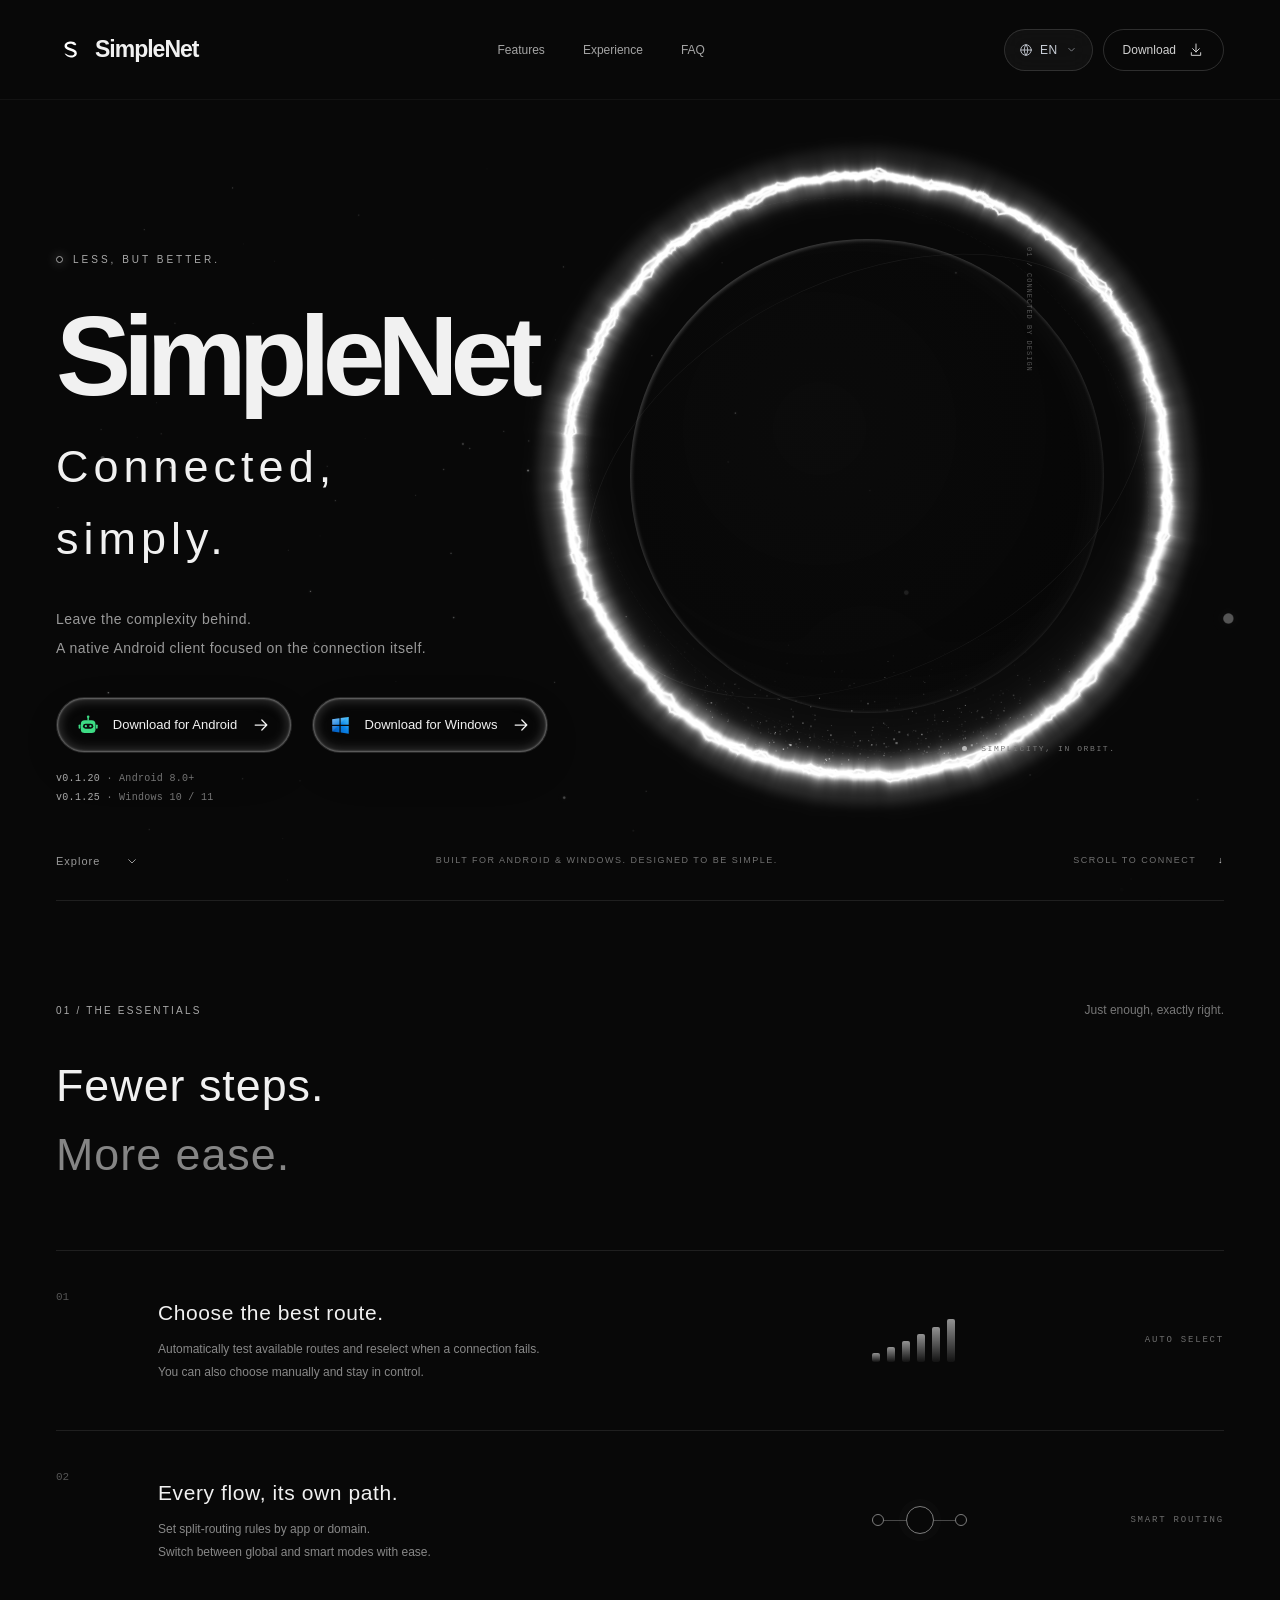
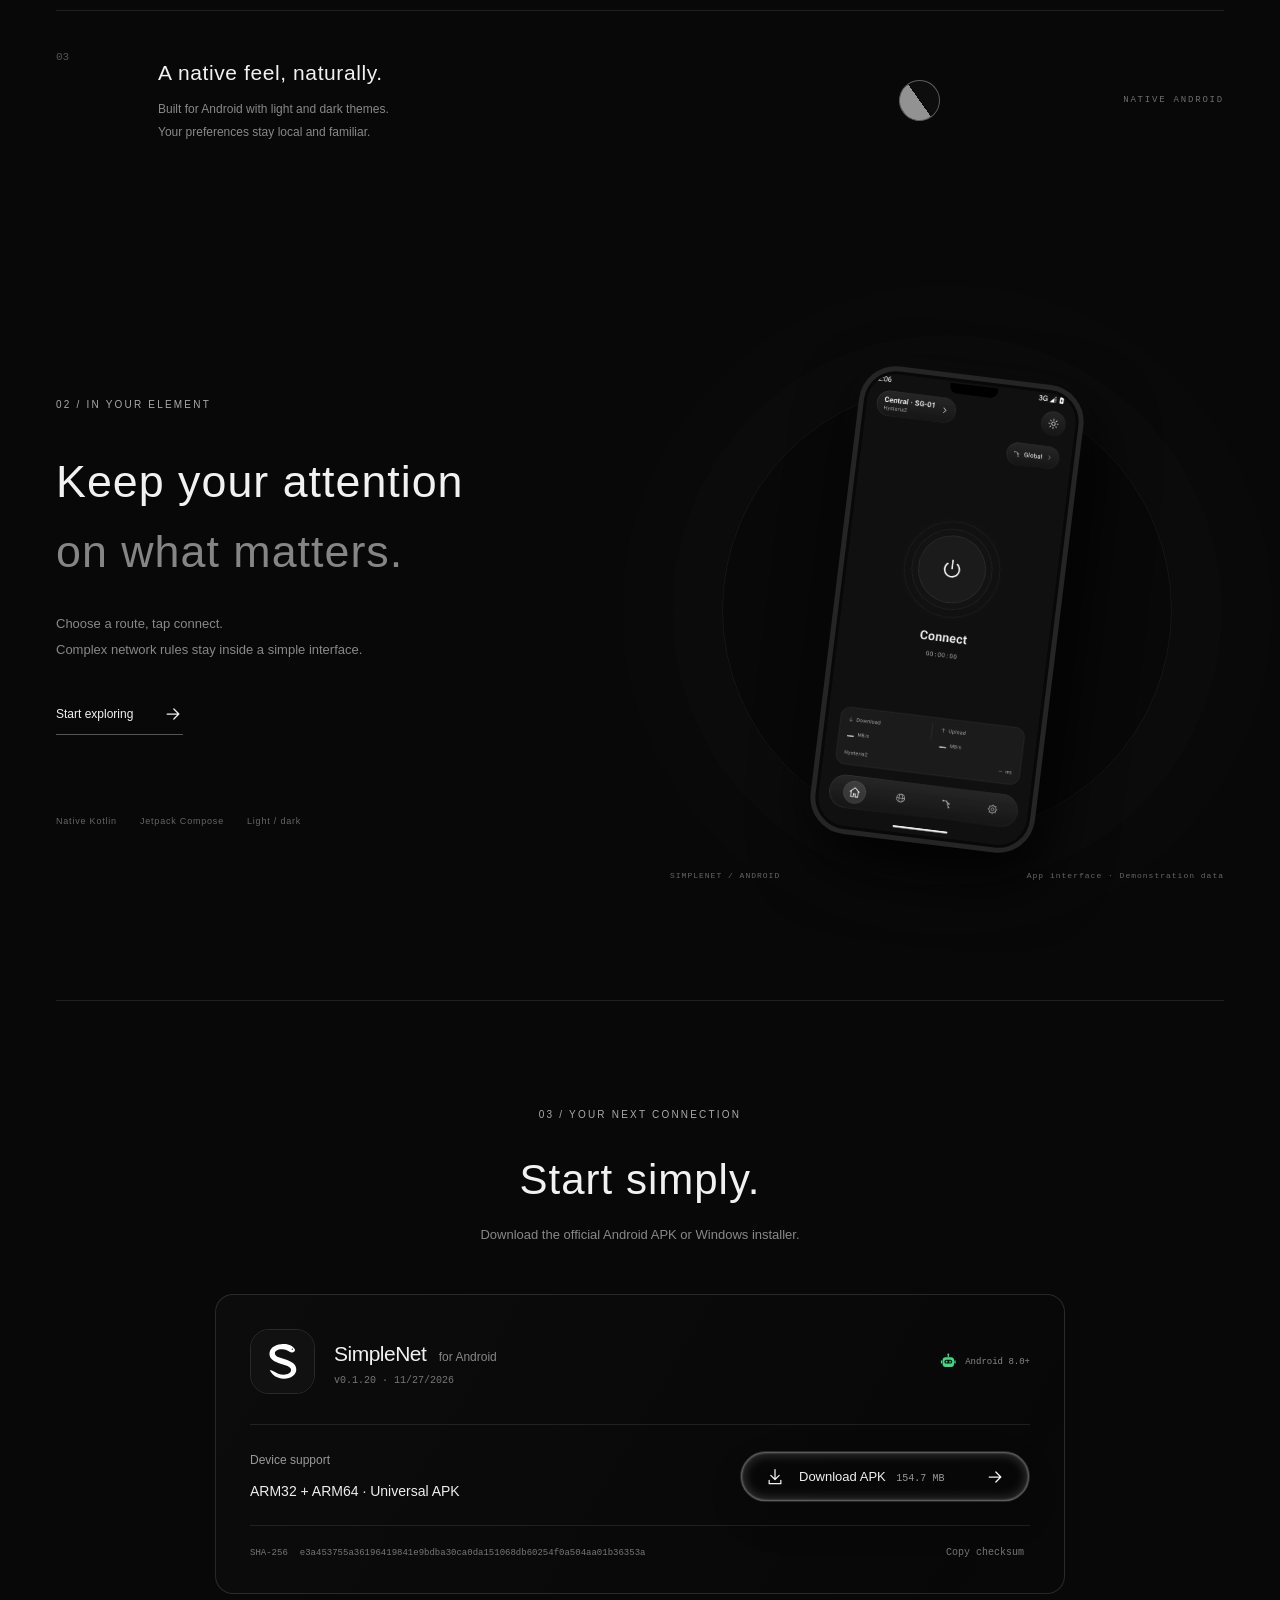
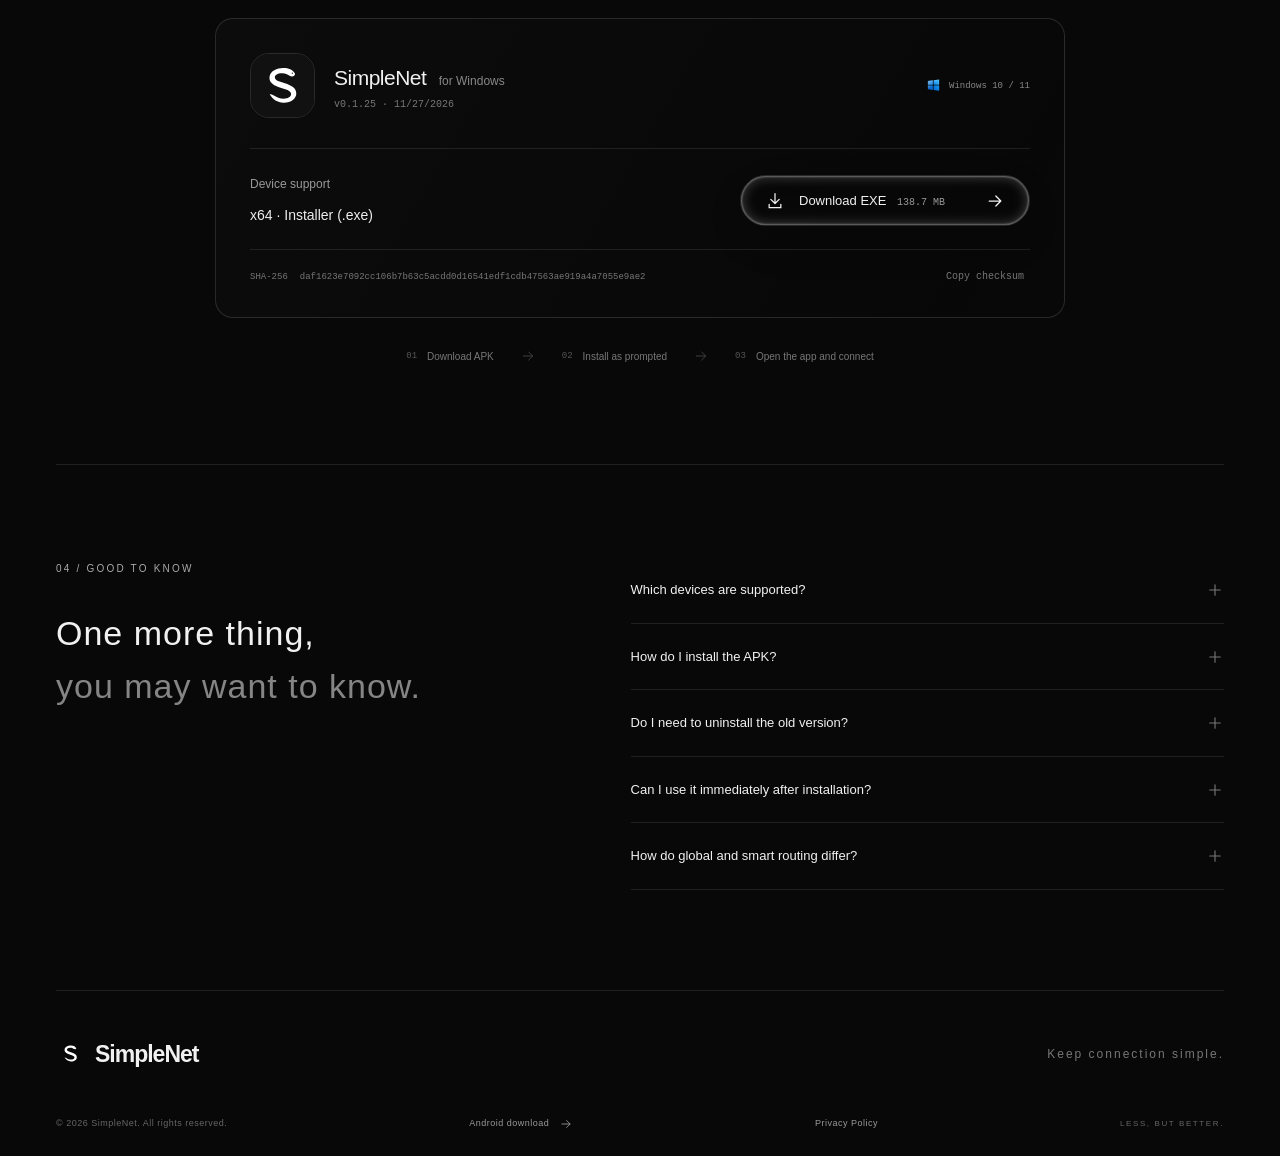
<file: site/index.html>
<!doctype html>
<html lang="en">
  <head>
    <meta charset="UTF-8" />
    <meta name="viewport" content="width=device-width, initial-scale=1.0" />
    <meta name="theme-color" content="#080808" />
    <meta name="description" content="SimpleNet, a native Android network client. Automatically choose routes, split traffic by app or domain, and download the official APK." />
    <link rel="icon" type="image/svg+xml" href="./simplenet-logo-dark.svg" />
    <title>SimpleNet — Connected, simply.</title>
    <script type="module" crossorigin src="./assets/index-CiJMjm-e.js"></script>
    <link rel="stylesheet" crossorigin href="./assets/index-1MTSD_OI.css">
  </head>
  <body>
    <div id="root"></div>
  </body>
</html>
</file>
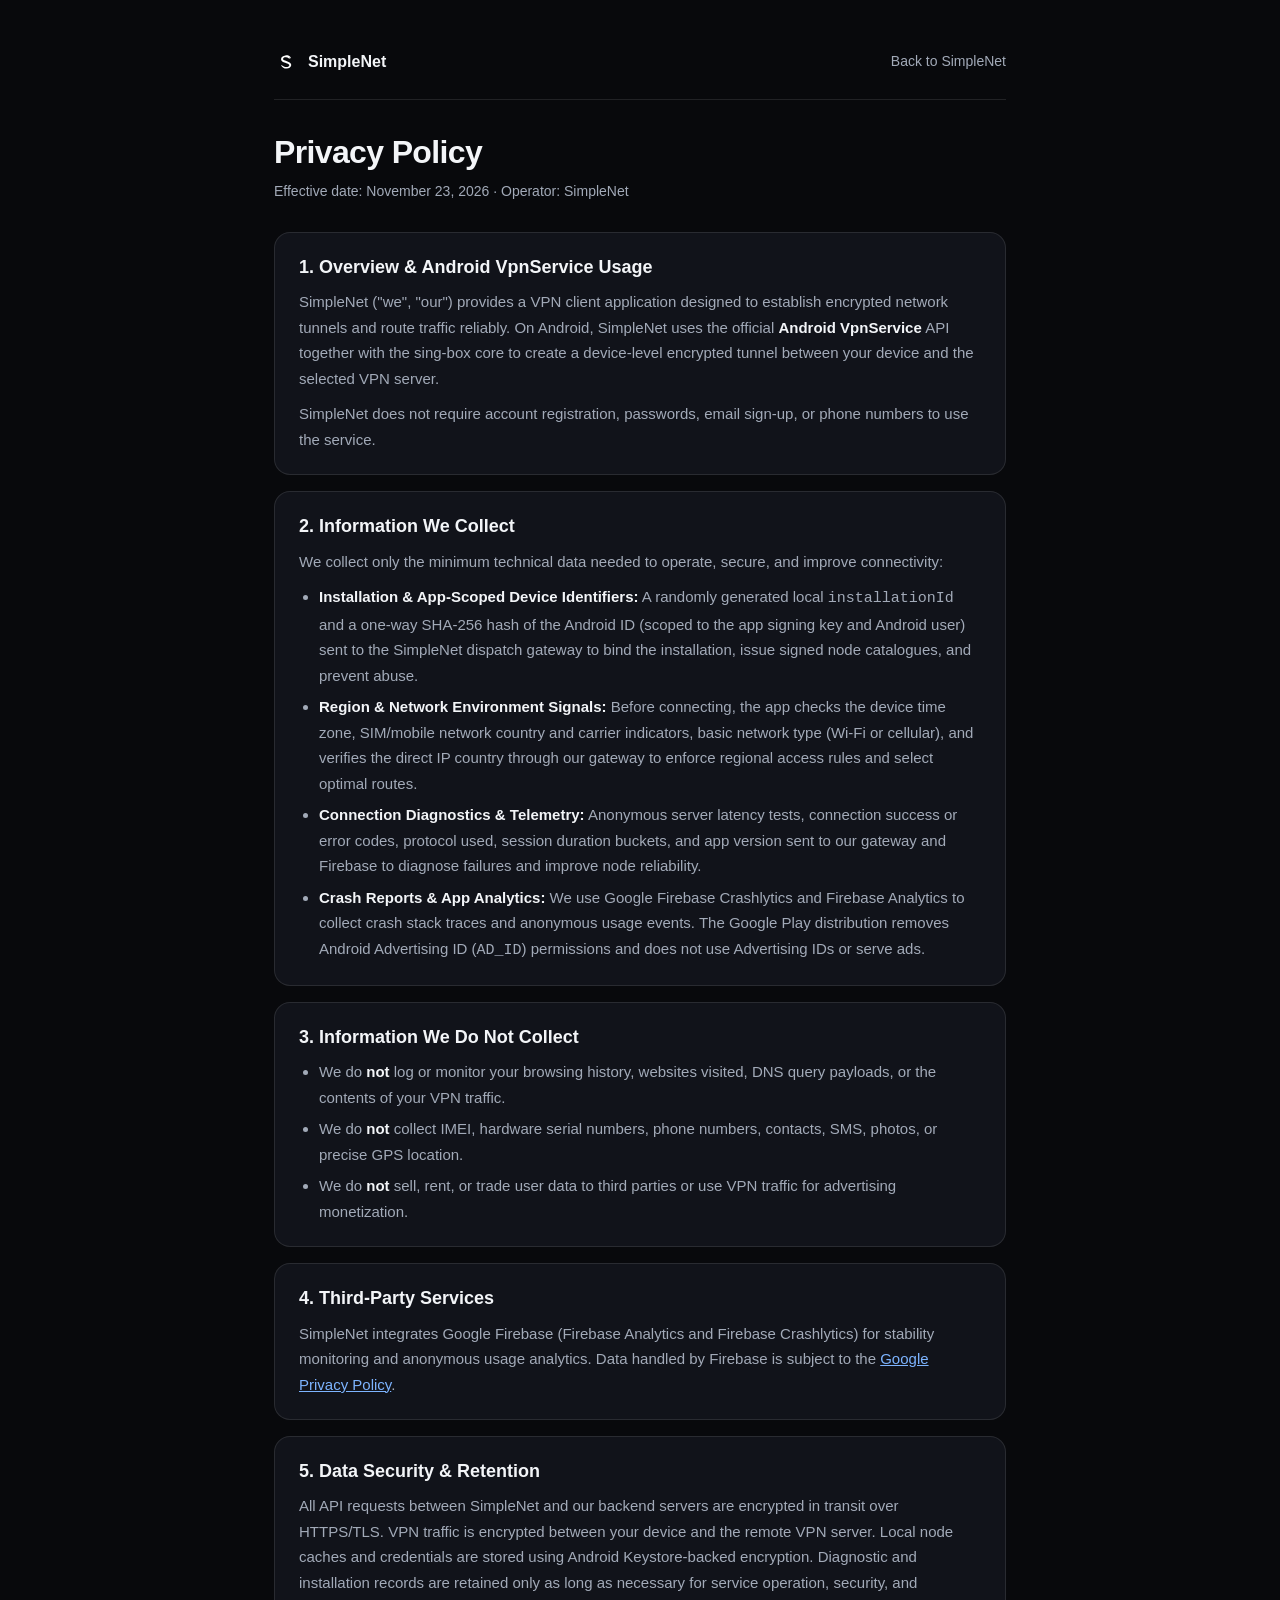
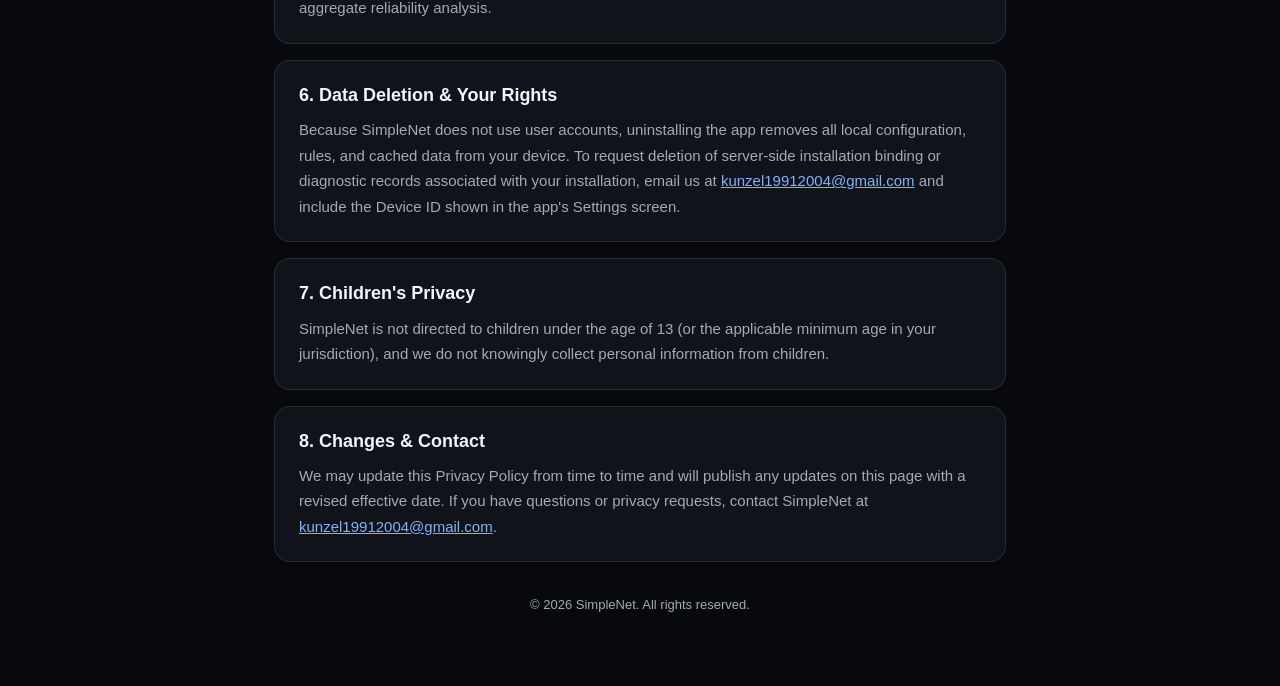
<file: site/privacy.html>
<!doctype html>
<html lang="en">
<head>
  <meta charset="utf-8" />
  <meta name="viewport" content="width=device-width, initial-scale=1" />
  <title>Privacy Policy · SimpleNet</title>
  <meta name="description" content="Privacy Policy for SimpleNet VPN applications." />
  <link rel="icon" type="image/svg+xml" href="./simplenet-symbol-white.svg" />
  <style>
    :root {
      color-scheme: dark;
      --bg: #08090c;
      --surface: #11131a;
      --border: rgba(255, 255, 255, 0.1);
      --ink: #f3f5f8;
      --muted: #a2aab8;
      --accent: #7db4ff;
    }
    * { box-sizing: border-box; }
    body {
      margin: 0;
      font-family: -apple-system, BlinkMacSystemFont, "Segoe UI", Roboto, "Helvetica Neue", Arial, sans-serif;
      background: var(--bg);
      color: var(--ink);
      line-height: 1.7;
      -webkit-font-smoothing: antialiased;
    }
    .wrap {
      max-width: 780px;
      margin: 0 auto;
      padding: 48px 24px 72px;
    }
    header {
      display: flex;
      align-items: center;
      justify-content: space-between;
      gap: 16px;
      padding-bottom: 24px;
      border-bottom: 1px solid var(--border);
      margin-bottom: 32px;
    }
    .brand {
      display: inline-flex;
      align-items: center;
      gap: 10px;
      color: var(--ink);
      text-decoration: none;
      font-weight: 600;
      font-size: 16px;
    }
    .brand img { width: 24px; height: 24px; }
    .back {
      color: var(--muted);
      text-decoration: none;
      font-size: 14px;
    }
    .back:hover { color: var(--ink); }
    h1 {
      margin: 0 0 8px;
      font-size: 32px;
      line-height: 1.25;
      letter-spacing: -0.02em;
    }
    .updated {
      margin: 0 0 28px;
      color: var(--muted);
      font-size: 14px;
    }
    section {
      background: var(--surface);
      border: 1px solid var(--border);
      border-radius: 16px;
      padding: 22px 24px;
      margin-bottom: 16px;
    }
    h2 {
      margin: 0 0 10px;
      font-size: 18px;
      line-height: 1.35;
    }
    p { margin: 0 0 10px; color: var(--muted); font-size: 15px; }
    p:last-child { margin-bottom: 0; }
    ul {
      margin: 8px 0 0;
      padding-left: 20px;
      color: var(--muted);
      font-size: 15px;
    }
    li { margin-bottom: 6px; }
    li:last-child { margin-bottom: 0; }
    strong { color: var(--ink); font-weight: 600; }
    a { color: var(--accent); }
    footer {
      margin-top: 32px;
      color: var(--muted);
      font-size: 13px;
      text-align: center;
    }
  </style>
</head>
<body>
  <div class="wrap">
    <header>
      <a class="brand" href="./">
        <img src="./simplenet-symbol-white.svg" alt="SimpleNet" />
        <span>SimpleNet</span>
      </a>
      <a class="back" href="./">Back to SimpleNet</a>
    </header>

    <h1>Privacy Policy</h1>
    <p class="updated">Effective date: November 23, 2026 · Operator: SimpleNet</p>

    <section>
      <h2>1. Overview &amp; Android VpnService Usage</h2>
      <p>
        SimpleNet ("we", "our") provides a VPN client application designed to establish encrypted network tunnels and
        route traffic reliably. On Android, SimpleNet uses the official <strong>Android VpnService</strong> API together
        with the sing-box core to create a device-level encrypted tunnel between your device and the selected VPN server.
      </p>
      <p>
        SimpleNet does not require account registration, passwords, email sign-up, or phone numbers to use the service.
      </p>
    </section>

    <section>
      <h2>2. Information We Collect</h2>
      <p>We collect only the minimum technical data needed to operate, secure, and improve connectivity:</p>
      <ul>
        <li>
          <strong>Installation &amp; App-Scoped Device Identifiers:</strong> A randomly generated local
          <code>installationId</code> and a one-way SHA-256 hash of the Android ID (scoped to the app signing key and
          Android user) sent to the SimpleNet dispatch gateway to bind the installation, issue signed node catalogues,
          and prevent abuse.
        </li>
        <li>
          <strong>Region &amp; Network Environment Signals:</strong> Before connecting, the app checks the device time
          zone, SIM/mobile network country and carrier indicators, basic network type (Wi-Fi or cellular), and verifies
          the direct IP country through our gateway to enforce regional access rules and select optimal routes.
        </li>
        <li>
          <strong>Connection Diagnostics &amp; Telemetry:</strong> Anonymous server latency tests, connection success or
          error codes, protocol used, session duration buckets, and app version sent to our gateway and Firebase to
          diagnose failures and improve node reliability.
        </li>
        <li>
          <strong>Crash Reports &amp; App Analytics:</strong> We use Google Firebase Crashlytics and Firebase Analytics
          to collect crash stack traces and anonymous usage events. The Google Play distribution removes Android
          Advertising ID (<code>AD_ID</code>) permissions and does not use Advertising IDs or serve ads.
        </li>
      </ul>
    </section>

    <section>
      <h2>3. Information We Do Not Collect</h2>
      <ul>
        <li>We do <strong>not</strong> log or monitor your browsing history, websites visited, DNS query payloads, or the contents of your VPN traffic.</li>
        <li>We do <strong>not</strong> collect IMEI, hardware serial numbers, phone numbers, contacts, SMS, photos, or precise GPS location.</li>
        <li>We do <strong>not</strong> sell, rent, or trade user data to third parties or use VPN traffic for advertising monetization.</li>
      </ul>
    </section>

    <section>
      <h2>4. Third-Party Services</h2>
      <p>
        SimpleNet integrates Google Firebase (Firebase Analytics and Firebase Crashlytics) for stability monitoring and
        anonymous usage analytics. Data handled by Firebase is subject to the
        <a href="https://policies.google.com/privacy" target="_blank" rel="noopener noreferrer">Google Privacy Policy</a>.
      </p>
    </section>

    <section>
      <h2>5. Data Security &amp; Retention</h2>
      <p>
        All API requests between SimpleNet and our backend servers are encrypted in transit over HTTPS/TLS. VPN traffic
        is encrypted between your device and the remote VPN server. Local node caches and credentials are stored using
        Android Keystore-backed encryption. Diagnostic and installation records are retained only as long as necessary
        for service operation, security, and aggregate reliability analysis.
      </p>
    </section>

    <section>
      <h2>6. Data Deletion &amp; Your Rights</h2>
      <p>
        Because SimpleNet does not use user accounts, uninstalling the app removes all local configuration, rules, and
        cached data from your device. To request deletion of server-side installation binding or diagnostic records
        associated with your installation, email us at
        <a href="mailto:kunzel19912004@gmail.com">kunzel19912004@gmail.com</a> and include the Device ID shown in the
        app's Settings screen.
      </p>
    </section>

    <section>
      <h2>7. Children's Privacy</h2>
      <p>
        SimpleNet is not directed to children under the age of 13 (or the applicable minimum age in your jurisdiction),
        and we do not knowingly collect personal information from children.
      </p>
    </section>

    <section>
      <h2>8. Changes &amp; Contact</h2>
      <p>
        We may update this Privacy Policy from time to time and will publish any updates on this page with a revised
        effective date. If you have questions or privacy requests, contact SimpleNet at
        <a href="mailto:kunzel19912004@gmail.com">kunzel19912004@gmail.com</a>.
      </p>
    </section>

    <footer>© 2026 SimpleNet. All rights reserved.</footer>
  </div>
</body>
</html>
</file>
<file: site/assets/index-1MTSD_OI.css>
.particles-container{position:relative;width:100%;height:100%;overflow:hidden}.particles-canvas{position:absolute;inset:0;display:block;width:100%;height:100%}.glass-surface{position:relative;display:flex;align-items:center;justify-content:center;overflow:hidden;transition:opacity .26s ease-out}.glass-surface__filter{width:100%;height:100%;pointer-events:none;position:absolute;inset:0;opacity:0;z-index:-1}.glass-surface__content{width:100%;height:100%;display:flex;align-items:center;justify-content:center;padding:.5rem;border-radius:inherit;position:relative;z-index:1}.glass-surface--svg{background:light-dark(hsl(0 0% 100% / var(--glass-frost, 0)),hsl(0 0% 0% / var(--glass-frost, 0)));backdrop-filter:var(--filter-id, url(#glass-filter)) saturate(var(--glass-saturation, 1));box-shadow:0 0 2px 1px light-dark(color-mix(in oklch,black,transparent 85%),color-mix(in oklch,white,transparent 65%)) inset,0 0 10px 4px light-dark(color-mix(in oklch,black,transparent 90%),color-mix(in oklch,white,transparent 85%)) inset,0 4px 16px #11111a0d,0 8px 24px #11111a0d,0 16px 56px #11111a0d,0 4px 16px #11111a0d inset,0 8px 24px #11111a0d inset,0 16px 56px #11111a0d inset}.glass-surface--webgl{box-shadow:0 4px 16px #11111a0d,0 8px 24px #11111a0d,0 16px 56px #11111a0d}.glass-surface__canvas,.glass-surface__frame{position:absolute;inset:0;width:100%;height:100%;border-radius:inherit;pointer-events:none}.glass-surface__frame{background:light-dark(hsl(0 0% 100% / var(--glass-frost, 0)),hsl(0 0% 0% / var(--glass-frost, 0)));box-shadow:0 0 2px 1px light-dark(color-mix(in oklch,black,transparent 85%),color-mix(in oklch,white,transparent 65%)) inset,0 0 10px 4px light-dark(color-mix(in oklch,black,transparent 90%),color-mix(in oklch,white,transparent 85%)) inset,0 4px 16px #11111a0d inset,0 8px 24px #11111a0d inset,0 16px 56px #11111a0d inset}.glass-surface--fallback{background:light-dark(hsl(0 0% 100% / calc(.12 + var(--glass-frost, 0) * .5)),hsl(0 0% 100% / calc(.04 + var(--glass-frost, 0) * .3)));-webkit-backdrop-filter:blur(12px) saturate(calc(var(--glass-saturation, 1) * 1.4)) brightness(1.04);backdrop-filter:blur(12px) saturate(calc(var(--glass-saturation, 1) * 1.4)) brightness(1.04);box-shadow:inset 0 1px 0 0 light-dark(hsl(0 0% 100% / .85),hsl(0 0% 100% / .3)),inset 0 -1px 0 0 light-dark(hsl(0 0% 100% / .35),hsl(0 0% 100% / .08)),0 0 2px 1px light-dark(color-mix(in oklch,black,transparent 88%),color-mix(in oklch,white,transparent 72%)) inset,0 0 12px 3px light-dark(color-mix(in oklch,white,transparent 72%),color-mix(in oklch,white,transparent 90%)) inset,0 4px 16px #11111a0f,0 8px 24px #11111a0f,0 16px 56px #11111a0f}.glass-surface__sheen,.glass-surface__rim{position:absolute;inset:0;border-radius:inherit;pointer-events:none}.glass-surface__sheen{background:linear-gradient(135deg,light-dark(hsl(0 0% 100% / .42),hsl(0 0% 100% / .14)) 0%,transparent 42%,transparent 64%,light-dark(hsl(0 0% 100% / .18),hsl(0 0% 100% / .05)) 100%)}.glass-surface__rim{padding:3px;background:linear-gradient(150deg,light-dark(hsl(0 0% 100% / .7),hsl(0 0% 100% / .34)),light-dark(hsl(0 0% 100% / .1),hsl(0 0% 100% / .03)) 45%,light-dark(hsl(0 0% 100% / .08),hsl(0 0% 100% / .02)) 60%,light-dark(hsl(0 0% 100% / .42),hsl(0 0% 100% / .18)));-webkit-mask:linear-gradient(#000 0 0) content-box,linear-gradient(#000 0 0);-webkit-mask-composite:xor;mask:linear-gradient(#000 0 0) content-box exclude,linear-gradient(#000 0 0)}.glass-surface__line,.glass-surface__glow{position:absolute;inset:0;pointer-events:none;-webkit-mask-size:100% 100%;mask-size:100% 100%}.glass-surface--svg .glass-surface__line,.glass-surface--webgl .glass-surface__line{background:light-dark(color-mix(in oklch,black,transparent 85%),color-mix(in oklch,white,transparent 65%))}.glass-surface--svg .glass-surface__glow,.glass-surface--webgl .glass-surface__glow{background:light-dark(color-mix(in oklch,black,transparent 90%),color-mix(in oklch,white,transparent 85%))}.glass-surface--fallback .glass-surface__line{background:light-dark(color-mix(in oklch,black,transparent 88%),color-mix(in oklch,white,transparent 72%))}.glass-surface--fallback .glass-surface__glow{background:light-dark(color-mix(in oklch,white,transparent 72%),color-mix(in oklch,white,transparent 90%))}@supports not ((backdrop-filter: blur(1px)) or (-webkit-backdrop-filter: blur(1px))){.glass-surface--fallback{background:light-dark(hsl(0 0% 100% / .72),hsl(0 0% 12% / .72))}}.glass-surface:focus-visible{outline:2px solid light-dark(#007aff,#0a84ff);outline-offset:2px}:root{font-family:Inter,Segoe UI,Tahoma,Arial,sans-serif;color:#f1f1f1;background:#080808;font-synthesis:none;font-weight:400;line-height:1.5;color-scheme:dark;--muted:#8f8f8f;--line:#ffffff18 }*{box-sizing:border-box}html{scroll-behavior:smooth;scroll-padding-top:100px}body{margin:0}a{color:inherit;text-decoration:none}button,select{font:inherit}button,a,summary,select{-webkit-tap-highlight-color:transparent}button{color:inherit}button,a,summary{touch-action:manipulation}button{cursor:pointer}button:disabled{cursor:not-allowed}::selection{background:#eee;color:#080808}a:focus-visible,button:focus-visible,summary:focus-visible,select:focus-visible{outline:2px solid #fff;outline-offset:6px}img{max-width:100%;display:block}svg{flex-shrink:0}section{position:relative}.section-wrap{width:min(1200px,calc(100% - 112px));margin-inline:auto}.eyebrow{font-size:10px;font-weight:500;letter-spacing:2.2px;color:#aaa}.skip-link{position:fixed;top:-70px;left:20px;background:#fff;color:#000;padding:10px;z-index:100}.skip-link:focus{top:12px}.header{height:100px;position:absolute;top:0;left:0;width:100%;padding:0 56px;display:flex;align-items:center;justify-content:space-between;z-index:10;border-bottom:1px solid #ffffff0c}.brand{display:inline-flex;align-items:center;font-size:23px;font-weight:650;letter-spacing:-1px;gap:10px}.brand img{width:29px;height:36px;object-fit:contain}.nav{display:flex;gap:38px;font-size:12px;color:#a4a4a4}.nav a,.nav-download{transition:color .2s}.nav a:hover,.nav-download:hover{color:#fff}.header-actions{display:flex;align-items:center;gap:10px}.lang-menu{position:relative}.lang-trigger{display:inline-flex;align-items:center;gap:7px;border:1px solid #ffffff22;border-radius:30px;padding:11px 14px;color:#c8cdd6;background:#ffffff0a;backdrop-filter:blur(12px);font-size:12px;letter-spacing:.04em;cursor:pointer;transition:color .2s ease,border-color .2s ease,background .2s ease}.lang-trigger:hover,.lang-trigger.is-open{color:#fff;border-color:#ffffff42;background:#ffffff17}.lang-chevron{opacity:.7;transition:transform .2s ease}.lang-trigger.is-open .lang-chevron{transform:rotate(180deg)}.lang-popover{position:absolute;top:calc(100% + 10px);inset-inline-end:0;min-width:176px;padding:6px;border-radius:16px;border:1px solid rgba(255,255,255,.14);background:#0c0e14eb;backdrop-filter:blur(20px);box-shadow:0 20px 50px #0000009e;display:flex;flex-direction:column;gap:2px;z-index:120;animation:langFade .16s ease-out}@keyframes langFade{0%{opacity:0;transform:translateY(-4px)}to{opacity:1;transform:translateY(0)}}.lang-option{width:100%;border:0;background:transparent;color:#c4cad4;padding:9px 12px;border-radius:10px;font-size:12px;display:flex;align-items:center;justify-content:space-between;gap:12px;cursor:pointer;text-align:start;transition:background .15s ease,color .15s ease}.lang-option:hover{background:#ffffff14;color:#fff}.lang-option.is-active{background:#ffffff1f;color:#fff;font-weight:500}.lang-option-code{font:10px ui-monospace,SFMono-Regular,Consolas,monospace;color:#7e8796}.lang-option.is-active .lang-option-code{color:#d7dde8}.nav-download{display:flex;align-items:center;gap:12px;font-size:12px;color:#d0d0d0;border:1px solid #ffffff28;border-radius:30px;padding:11px 19px}.menu-toggle,.mobile-download{display:none}.hero{height:max(760px,100svh);max-height:1080px;min-height:660px;isolation:isolate;overflow:hidden}.star-field{position:absolute;inset:100px 0 0;z-index:-3;pointer-events:none;mask-image:linear-gradient(#000,#000 76%,transparent)}.hero-content{position:relative;z-index:2;margin-left:max(56px,calc((100vw - 1200px)/2));width:600px;padding-top:clamp(210px,28vh,310px);pointer-events:none}.hero-content a{pointer-events:auto}.hero-content .eyebrow{display:flex;align-items:center;gap:10px;font-size:10px;letter-spacing:3px}.tiny-orbit{width:7px;height:7px;border:1px solid #aaa;border-radius:50%;box-shadow:0 0 12px #fff5}.hero h1{font-size:clamp(75px,8.8vw,126px);font-weight:550;line-height:1.1;letter-spacing:-8px;margin:28px 0 30px}.hero h1>span{display:block;font-size:45px;font-weight:400;letter-spacing:5px;line-height:1.6;margin-top:12px}.hero-description{font-size:14px;color:#999;line-height:2.1;letter-spacing:.5px;margin:0 0 33px}.hero-actions{display:flex;flex-wrap:wrap;align-items:center;gap:16px 20px}.glass-link{display:inline-flex;height:56px;border-radius:40px;border:1px solid #ffffff23;transition:transform .25s,box-shadow .25s,background .25s;isolation:isolate}.glass-link:hover{transform:translateY(-3px);box-shadow:0 8px 40px #ffffff12;background:#ffffff08}.glass-link .glass-surface__content{gap:14px;padding:0 24px;font-size:13px;white-space:nowrap}.hero-cta{width:236px}.hero-cta .glass-surface__content>svg:last-child{margin-left:auto}.hero-version{font-family:ui-monospace,SFMono-Regular,Consolas,monospace;font-size:10px;line-height:1.9;letter-spacing:.3px;color:#aaa}.hero-version>span{color:#777}.hero-bottom{position:absolute;bottom:31px;left:56px;right:56px;display:flex;justify-content:space-between;align-items:center;color:#717171;font-size:9px;letter-spacing:1.5px}.hero-bottom>a{display:flex;align-items:center;gap:24px;font-size:11px;letter-spacing:1px;color:#999}.hero-index>span{margin-left:18px;color:#ddd}.planet{position:absolute;left:calc(65% - 360px);top:calc(49% - 360px);width:790px;height:790px;z-index:-1;filter:grayscale(1);animation:planet-in 2s ease-out both}.planet .crystalized-ball{position:absolute;inset:0}.planet-fallback{position:absolute;width:60%;height:60%;left:20%;top:20%;border-radius:50%;box-shadow:inset -13px 2px 28px #ffffff08,inset 1px 1px 4px #fff4,0 0 100px #ffffff03;background:radial-gradient(circle at 40% 40%,#11111170,#050505)}.orbit{position:absolute;left:12%;top:12%;width:76%;height:76%;border:1px solid #ffffff10;border-radius:50%;transform:rotate(-28deg) scaleY(.65);z-index:3;pointer-events:none}.orbit-two{transform:rotate(42deg) scaleY(.86);border-style:dashed;opacity:.5}.planet-label{position:absolute;left:62%;bottom:15%;font:8px ui-monospace,monospace;letter-spacing:1.6px;color:#777;white-space:nowrap}.planet-label>span{width:5px;height:5px;display:inline-block;border-radius:50%;background:#bbb;margin-right:8px}.planet-coordinate{position:absolute;left:70%;top:21%;font:7px ui-monospace,monospace;letter-spacing:1px;color:#555;writing-mode:vertical-rl}.hero-enter{animation:enter .9s both}.hero h1{animation-delay:.12s}.hero-description{animation-delay:.24s}.hero-actions{animation-delay:.36s}.features{padding-block:100px 80px;border-top:1px solid var(--line)}.section-top{display:flex;justify-content:space-between;align-items:center}.section-note{color:#777;font-size:12px}h2{font-size:clamp(34px,3.5vw,48px);font-weight:400;line-height:1.55;letter-spacing:1px;margin:32px 0 60px}h2>span{color:#858585}.feature-list article{border-top:1px solid var(--line);display:grid;grid-template-columns:80px 1fr 160px 170px;align-items:center;min-height:180px;gap:22px}.feature-no{font:11px ui-monospace,monospace;color:#555;align-self:start;margin-top:40px}.feature-list h3{font-size:21px;font-weight:400;margin:30px 0 10px;letter-spacing:.6px}.feature-list p{font-size:12px;color:#888;line-height:1.9;margin:0 0 30px}.feature-tag{font:9px ui-monospace,monospace;letter-spacing:1.8px;color:#6e6e6e;text-align:right}.feature-graphic{width:95px;height:60px;opacity:.65}.signal-graphic{display:flex;align-items:flex-end;gap:7px;height:43px}.signal-graphic i{width:8px;background:linear-gradient(#ddd,#ffffff10);border-radius:2px;transition:transform .3s}.feature-list article:hover .signal-graphic i{transform:scaleY(1.13)}.routing-graphic{position:relative;display:flex;justify-content:space-between;align-items:center;height:40px}.routing-graphic span{width:12px;height:12px;border:1px solid #bbb;border-radius:50%;z-index:1;background:#080808}.routing-graphic span:nth-of-type(2){width:28px;height:28px;box-shadow:0 0 0 7px #ffffff06}.routing-graphic i{width:100%;height:1px;background:#ffffff38;position:absolute;left:0;top:50%}.theme-graphic{height:48px;display:flex;align-items:center;justify-content:center}.theme-graphic span{width:41px;height:41px;border-radius:50%;background:linear-gradient(90deg,#ddd 50%,#111 50%);border:1px solid #888;transform:rotate(-35deg);transition:transform .6s}.feature-list article:hover .theme-graphic span{transform:rotate(145deg)}.experience{padding-block:70px 120px;display:grid;grid-template-columns:1fr 1fr;align-items:center;gap:60px}.experience h2{margin-bottom:25px}.experience-copy>p{color:#888;font-size:13px;line-height:2}.text-link{display:inline-flex;align-items:center;gap:30px;font-size:12px;border-bottom:1px solid #555;padding-bottom:10px;margin-top:28px}.text-link:hover svg{transform:translate(5px)}.text-link svg{transition:transform .2s}.experience-footnote{margin-top:80px;display:flex;gap:23px;font-size:9px;letter-spacing:.8px;color:#666}.product-visual{position:relative;min-height:540px;display:flex;align-items:center;justify-content:center}.product-orbit{position:absolute;width:450px;height:450px;border:1px solid #ffffff0e;border-radius:50%;box-shadow:0 0 0 50px #ffffff02,0 0 0 100px #ffffff01}.phone-frame{position:relative;width:226px;border:5px solid #252525;border-radius:37px;padding:3px;background:#080808;box-shadow:10px 25px 65px #000,0 0 40px #ffffff07;transform:rotate(7deg);transition:transform .6s}.phone-frame:hover{transform:rotate(0) translateY(-6px)}.phone-frame>img{border-radius:29px;width:100%;height:auto;filter:grayscale(1)}.phone-speaker{position:absolute;width:48px;height:10px;background:#000;border-radius:0 0 7px 7px;left:calc(50% - 24px);top:5px;z-index:1}.product-caption{position:absolute;bottom:0;left:0;right:0;display:flex;justify-content:space-between;font:8px ui-monospace,monospace;color:#666;letter-spacing:1px}.download-section{padding-block:100px;border-top:1px solid var(--line)}.download-heading{text-align:center}.download-heading h2{margin:22px 0 12px;font-size:42px}.download-heading>p{font-size:13px;color:#888}.download-panel{margin:50px auto 0;max-width:850px;border:1px solid #ffffff21;border-radius:18px;padding:34px;background:linear-gradient(120deg,#ffffff05,transparent);position:relative}.download-panel-secondary{margin-top:24px}.download-product{display:flex;align-items:center;gap:19px}.download-product img{border:1px solid #ffffff20;border-radius:19px;width:65px;height:65px}.download-product h3{font-size:21px;font-weight:500;letter-spacing:-.5px;margin:0 0 6px}.download-product h3>span{font-weight:400;color:#888;font-size:12px;margin-left:7px;letter-spacing:0}.download-product p{color:#777;font:10px ui-monospace,monospace;margin:0}.brand-icon{display:block;flex-shrink:0}.android-label{margin-left:auto;font:9px ui-monospace,monospace;color:#888;display:flex;align-items:center;gap:8px}.download-controls{margin-top:30px;padding-top:26px;border-top:1px solid var(--line);display:flex;align-items:flex-end;gap:22px}.download-controls label{display:flex;flex-direction:column;gap:10px;font-size:10px;color:#999;flex:1}.download-controls select{border:1px solid #ffffff20;background:#111;color:#ccc;font-size:11px;border-radius:8px;padding:16px 13px;height:51px;width:100%;min-width:0}.download-actions{display:flex;align-items:center;gap:14px;flex-wrap:wrap;justify-content:flex-end}.play-store-cta{height:51px;min-width:210px;padding:0 22px;border-radius:40px;border:1px solid #ffffff2e;background:#ffffff10;color:#f5f5f5;font-size:13px;font-weight:500;display:inline-flex;align-items:center;gap:10px;cursor:pointer;transition:background .2s ease,border-color .2s ease,transform .2s ease}.play-store-cta:hover{background:#ffffff1c;border-color:#ffffff52;transform:translateY(-1px)}.play-store-cta svg:last-child{margin-inline-start:auto}.play-modal-backdrop{position:fixed;inset:0;z-index:200;background:#040508c2;backdrop-filter:blur(12px);display:flex;align-items:center;justify-content:center;padding:20px}.play-modal{width:100%;max-width:520px;border-radius:24px;border:1px solid #ffffff22;background:#0f1117;color:#f4f5f7;padding:28px;box-shadow:0 30px 90px #000000b3}.play-modal-header{display:flex;align-items:flex-start;justify-content:space-between;gap:16px}.play-modal-header h3{margin:8px 0 0;font-size:24px;font-weight:600;letter-spacing:-.02em}.play-modal-close{width:36px;height:36px;border-radius:50%;border:1px solid #ffffff1f;background:#ffffff0a;color:#ccc;display:inline-flex;align-items:center;justify-content:center;cursor:pointer;flex-shrink:0}.play-modal-close:hover{background:#ffffff18;color:#fff}.play-modal-subtitle{margin:12px 0 22px;font-size:14px;line-height:1.6;color:#a8b0be}.play-modal-steps{display:flex;flex-direction:column;gap:14px}.play-step{display:flex;gap:14px;padding:16px;border-radius:16px;border:1px solid #ffffff16;background:#ffffff06}.play-step.is-done{border-color:#5bd18a55;background:#5bd18a0d}.play-step-no{width:28px;height:28px;border-radius:50%;border:1px solid #ffffff26;color:#d6dce8;font:11px ui-monospace,monospace;display:inline-flex;align-items:center;justify-content:center;flex-shrink:0;margin-top:2px}.play-step.is-done .play-step-no{border-color:#5bd18a;background:#5bd18a26;color:#7be6a5}.play-step-body{flex:1;min-width:0}.play-step-body strong{display:block;font-size:15px;font-weight:600;color:#f4f5f7}.play-step-body p{margin:6px 0 12px;font-size:13px;line-height:1.55;color:#a2aab8}.play-step-link{display:inline-flex;align-items:center;gap:8px;padding:9px 16px;border-radius:999px;border:1px solid #ffffff26;background:#ffffff0e;color:#f4f5f7;font-size:13px;font-weight:500;text-decoration:none;transition:background .2s ease,border-color .2s ease}.play-step-link:hover{background:#ffffff1c;border-color:#ffffff4d}.play-account-alert+.play-account-alert{margin-top:-8px}.play-step-link-primary{background:#f4f5f7;border-color:#f4f5f7;color:#0c0d10}.play-step-link-primary:hover{background:#fff;border-color:#fff}.play-account-alert{margin:18px 0;padding:14px 16px;border-radius:14px;border:1px solid rgba(255,196,87,.38);background:#ffc4571a;display:flex;align-items:flex-start;gap:12px;color:#ffd584}.play-account-alert svg{flex-shrink:0;margin-top:2px}.play-account-alert strong{display:block;font-size:13px;font-weight:600;color:#ffe3a8}.play-account-alert p{margin:4px 0 0;font-size:12px;line-height:1.5;color:#f2d294}.play-step.is-ready{border-color:#5bd18a66;background:#5bd18a10}.play-step-link-muted{opacity:.72}.play-step-link-waiting{cursor:wait;opacity:.88;border-color:#ffd58455;background:#ffd58414;color:#ffe3a8}.play-sync-dot{width:8px;height:8px;border-radius:50%;background:#ffd584;animation:playPulse 1.1s ease-in-out infinite}@keyframes playPulse{0%,to{opacity:.35;transform:scale(.85)}50%{opacity:1;transform:scale(1.15)}}.play-step-link-ready{background:#5bd18a;border-color:#5bd18a;color:#07130c;font-weight:600}.play-step-link-ready:hover{background:#72e09d;border-color:#72e09d}.play-modal-note{margin:18px 0 0;font-size:12px;line-height:1.5;color:#858d9c}.download-cta,.pending-download{width:290px;height:51px}.download-cta .glass-surface__content>svg:last-child{margin-left:auto}.download-size{color:#999;font:10px ui-monospace,monospace;margin-left:7px}.pending-download{display:flex;align-items:center;justify-content:center;gap:13px;font-size:12px;background:#ffffff07;border:1px solid #ffffff15;border-radius:30px;color:#777}.release-notice{font-size:10px;color:#888;margin:21px 0 0;line-height:1.9}.release-notice button{font:inherit;background:transparent;border:0;text-decoration:underline;margin-left:12px}.checksum{border-top:1px solid var(--line);padding-top:20px;margin-top:23px;display:flex;gap:12px;font:9px ui-monospace,monospace;color:#777;align-items:center}.checksum code{overflow:hidden;text-overflow:ellipsis;white-space:nowrap;min-width:0;flex:1}.checksum button{font-size:10px;border:0;background:transparent;white-space:nowrap}.install-steps{display:flex;align-items:center;justify-content:center;gap:26px;margin-top:30px;color:#777;font-size:10px}.install-steps>span{display:flex;align-items:center;gap:10px}.install-steps b{font:9px ui-monospace,monospace;color:#555}.install-steps>svg{opacity:.5}.faq{padding-block:90px 100px;border-top:1px solid var(--line);display:grid;grid-template-columns:1fr 1.2fr;gap:80px}.faq h2{font-size:34px;margin:28px 0}.faq-list{padding-top:2px}details{border-bottom:1px solid var(--line)}summary{list-style:none;cursor:pointer;display:flex;justify-content:space-between;align-items:center;font-size:13px;padding:23px 0;gap:15px}summary::-webkit-details-marker{display:none}summary svg{color:#777;transition:transform .2s}details[open] summary svg{transform:rotate(45deg)}details p{font-size:12px;line-height:2;color:#999;margin:0 35px 24px 0}.footer{border-top:1px solid var(--line);padding-top:45px;padding-bottom:25px}.footer-brand{display:flex;justify-content:space-between;align-items:center}.footer-brand>span{font-size:12px;letter-spacing:2px;color:#777}.footer-bottom{margin-top:45px;display:flex;justify-content:space-between;align-items:center;font-size:9px;color:#666;letter-spacing:.5px}.footer-bottom>a{display:flex;align-items:center;gap:10px;color:#999}.footer-bottom>span:last-child{font-size:8px;letter-spacing:1.6px}[data-reveal]{opacity:0;transform:translateY(24px);transition:opacity .75s ease,transform .75s ease}[data-reveal].visible{opacity:1;transform:translateY(0)}@keyframes enter{0%{opacity:0;transform:translateY(20px)}to{opacity:1;transform:translateY(0)}}@keyframes planet-in{0%{opacity:0;transform:scale(.93)}to{opacity:var(--planet-opacity,1);transform:scale(1)}}@media(min-width:1600px){.planet{left:calc(63% - 400px);width:900px;height:900px;top:calc(49% - 410px)}}@media(max-width:1000px){.section-wrap{width:calc(100% - 64px)}.header{padding-inline:32px;height:82px}.nav{gap:25px}.hero-content{margin-left:32px;width:510px}.hero h1{font-size:92px;letter-spacing:-6px}.hero h1>span{font-size:36px}.planet{left:calc(70% - 300px);top:calc(48% - 300px);width:650px;height:650px;opacity:.75}.hero-bottom{left:32px;right:32px}.hero-index{display:none}.feature-list article{grid-template-columns:40px 1fr 110px 120px;gap:14px}.feature-tag{font-size:8px}.experience{gap:20px}.experience-footnote{gap:12px}.product-orbit{width:330px;height:330px}.faq{gap:40px}.download-panel{padding:28px}}@media(max-width:650px){.section-wrap{width:calc(100% - 40px)}.header{height:76px;padding-inline:20px}.brand{font-size:21px;gap:8px}.brand img{width:25px;height:31px}.header-actions{margin-inline-start:auto;margin-inline-end:10px;gap:8px}.lang-trigger{height:34px;padding:0 12px;font-size:11px;gap:6px}.lang-popover{min-width:164px}.nav-download{display:none}.menu-toggle{display:flex;align-items:center;justify-content:center;width:34px;height:34px;border-radius:50%;border:1px solid #ffffff22;background:#ffffff0a}.nav{display:none;position:absolute;top:76px;left:0;right:0;padding:24px;background:#111111f5;backdrop-filter:blur(20px);border-bottom:1px solid #333;flex-direction:column;gap:24px}.nav.is-open{display:flex}.mobile-download{display:block}.hero{display:flex;flex-direction:column;height:auto;min-height:max(760px,100svh);max-height:none}.hero-content{order:0;margin:0 24px;width:auto;padding-top:145px}.hero-content .eyebrow{font-size:8px;letter-spacing:2px}.hero h1{font-size:clamp(66px,17.5vw,90px);letter-spacing:-5px;margin:24px 0 18px}.hero h1>span{font-size:30px;letter-spacing:4px;margin-top:9px}.hero-description{font-size:12px;line-height:2;margin-bottom:24px}.hero-actions{gap:15px;flex-wrap:wrap}.hero-cta{width:max-content;min-width:211px;max-width:100%;flex-shrink:0;height:51px}.hero-cta .glass-surface__content{font-size:12px;padding-inline:19px;gap:10px}.hero-version{font-size:8px}.planet{--planet-opacity:.35;position:relative;order:1;flex-shrink:0;width:min(100%,380px);height:auto;aspect-ratio:1;margin:12px auto 64px;left:auto;top:auto;bottom:auto;opacity:var(--planet-opacity);z-index:-2;pointer-events:none;mask-image:linear-gradient(transparent,#000 20%,#000 90%,transparent)}.planet-label{font-size:6px;left:53%;bottom:16%}.planet-coordinate{display:none}.planet-fallback{opacity:.6}.hero-bottom{left:24px;right:24px;bottom:23px}.hero-bottom>span{display:none}.hero-bottom>a{font-size:10px}.features{padding-block:65px 20px}.section-top{align-items:flex-start;gap:18px}.section-note{font-size:10px}.eyebrow{font-size:8px;letter-spacing:1.6px}h2{font-size:31px;margin:25px 0 36px}.feature-list article{grid-template-columns:28px 1fr 65px;min-height:160px;gap:10px}.feature-no{font-size:9px;margin-top:29px}.feature-list h3{font-size:17px;margin-top:26px}.feature-list p{font-size:11px}.feature-tag{display:none}.feature-graphic{transform:scale(.65);transform-origin:left center}.experience{padding-block:65px 70px;grid-template-columns:1fr;gap:30px;overflow:hidden}.experience h2{font-size:31px}.experience-copy>p{font-size:12px}.experience-footnote{margin-top:35px;font-size:8px;gap:20px}.product-visual{min-height:500px}.phone-frame{width:211px}.product-caption{font-size:7px;letter-spacing:.5px}.download-section{padding-block:65px}.download-heading h2{font-size:30px}.download-heading>p{font-size:12px}.download-panel{padding:21px 18px;border-radius:14px;margin-top:30px}.download-product{gap:12px}.download-product img{width:50px;height:50px;border-radius:13px}.download-product h3{font-size:19px}.download-product h3>span{font-size:10px;display:block;margin:2px 0 0}.download-product p{font-size:9px}.android-label{display:none}.download-controls{flex-direction:column;align-items:stretch;gap:18px;margin-top:23px;padding-top:20px}.download-controls label{width:100%}.download-actions{width:100%;flex-direction:column;align-items:stretch}.play-store-cta,.download-cta,.pending-download,.download-cta .glass-surface__content{width:100%}.release-notice{font-size:10px}.install-steps{gap:8px;font-size:8px;flex-wrap:wrap;margin-top:23px}.install-steps>span{gap:4px}.install-steps>svg{width:10px}.install-steps b{font-size:7px}.faq{grid-template-columns:1fr;gap:12px;padding-block:60px}.faq h2{font-size:28px;margin-bottom:17px}.faq summary{font-size:12px;padding-block:21px}.faq details p{font-size:11px}.footer{padding-top:30px}.footer-brand>span{font-size:10px;letter-spacing:1px}.footer-bottom{margin-top:30px;font-size:8px;gap:12px;flex-wrap:wrap}.footer-bottom>span:last-child{display:none}}@media(prefers-reduced-motion:reduce){html{scroll-behavior:auto}*,*:before,*:after{animation:none!important;transition:none!important}[data-reveal]{opacity:1;transform:none}}.architecture-info{display:grid;gap:12px;font-size:12px;color:#999;flex:1}.architecture-info strong{color:#eee;font-size:14px;font-weight:400}html[dir=rtl] .hero-content{margin-left:0;margin-right:max(56px,calc((100vw - 1200px)/2));text-align:right}html[dir=rtl] .hero h1{letter-spacing:-2px}html[dir=rtl] .hero-content .eyebrow{flex-direction:row-reverse;justify-content:flex-end}html[dir=rtl] .text-link svg,html[dir=rtl] .glass-link svg:last-child{transform:scaleX(-1)}@media(max-width:650px){html[dir=rtl] .hero-content{margin-inline:24px}}
</file>
